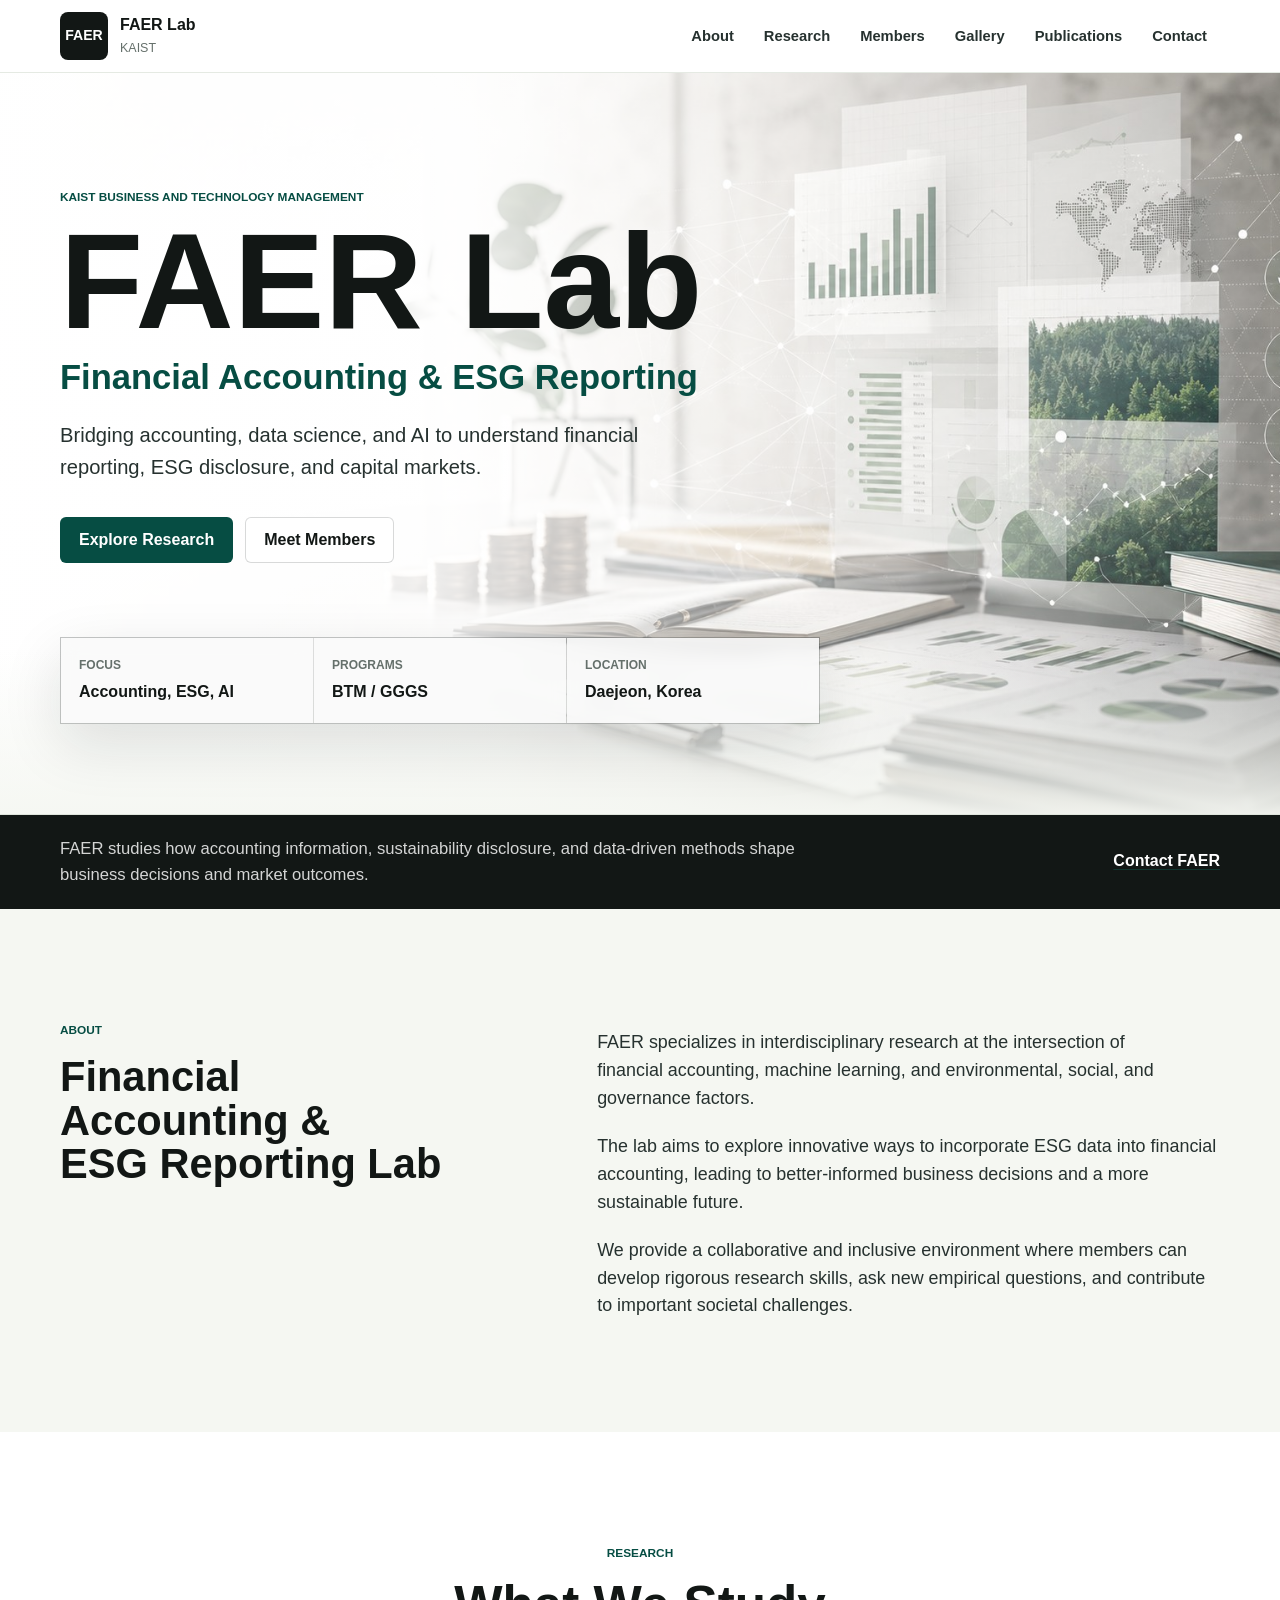
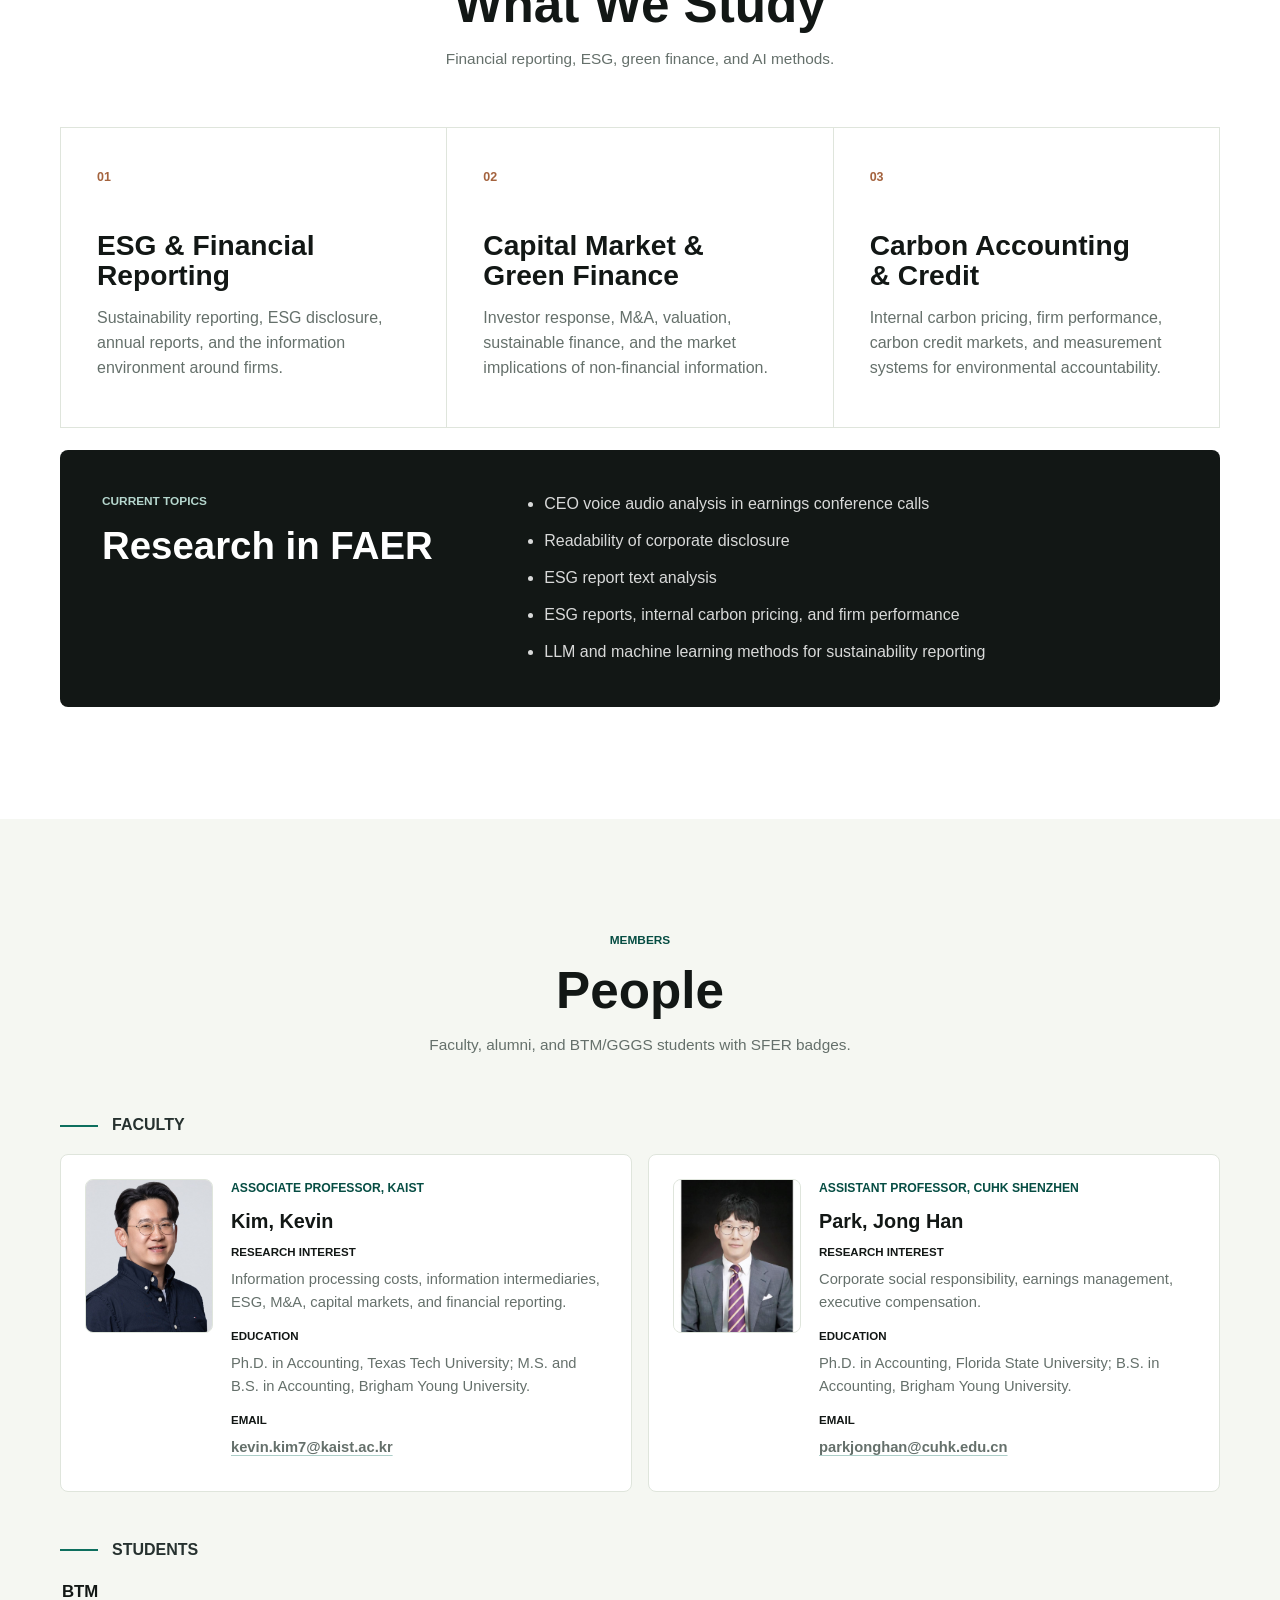
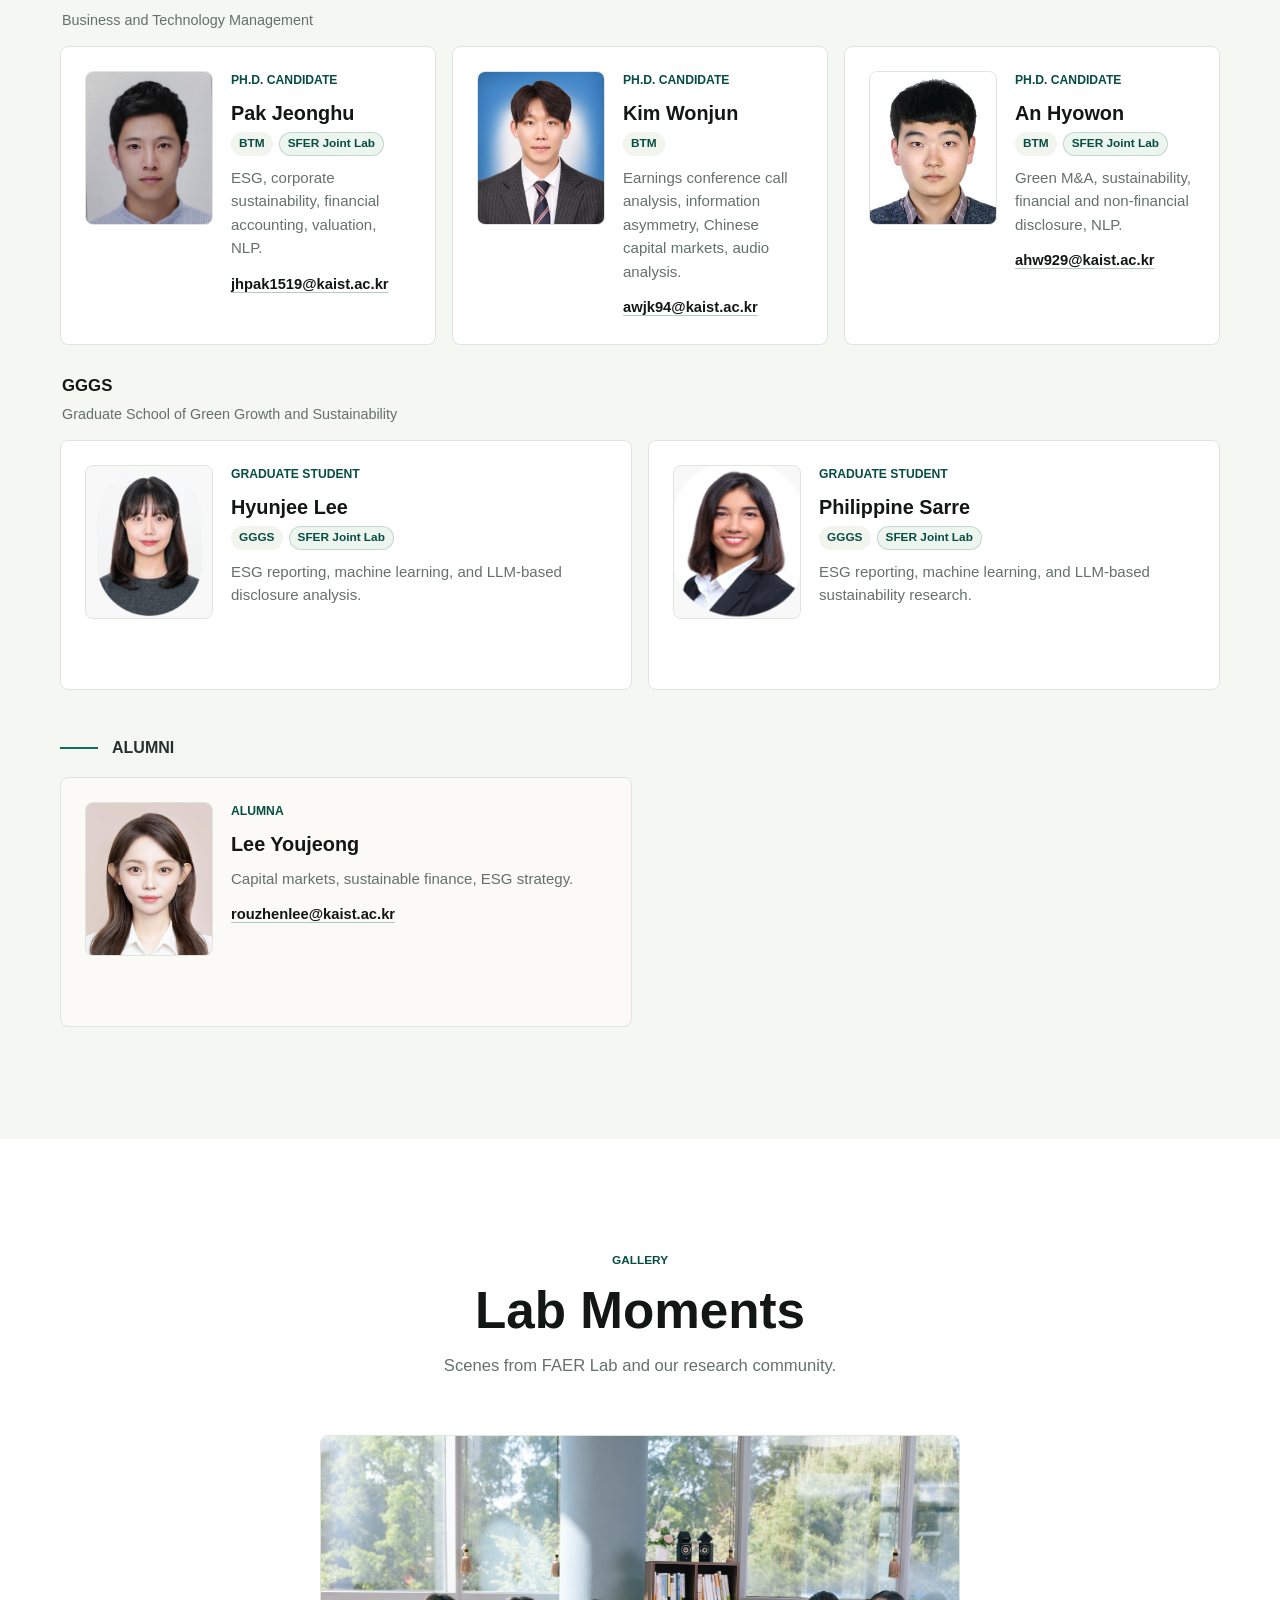
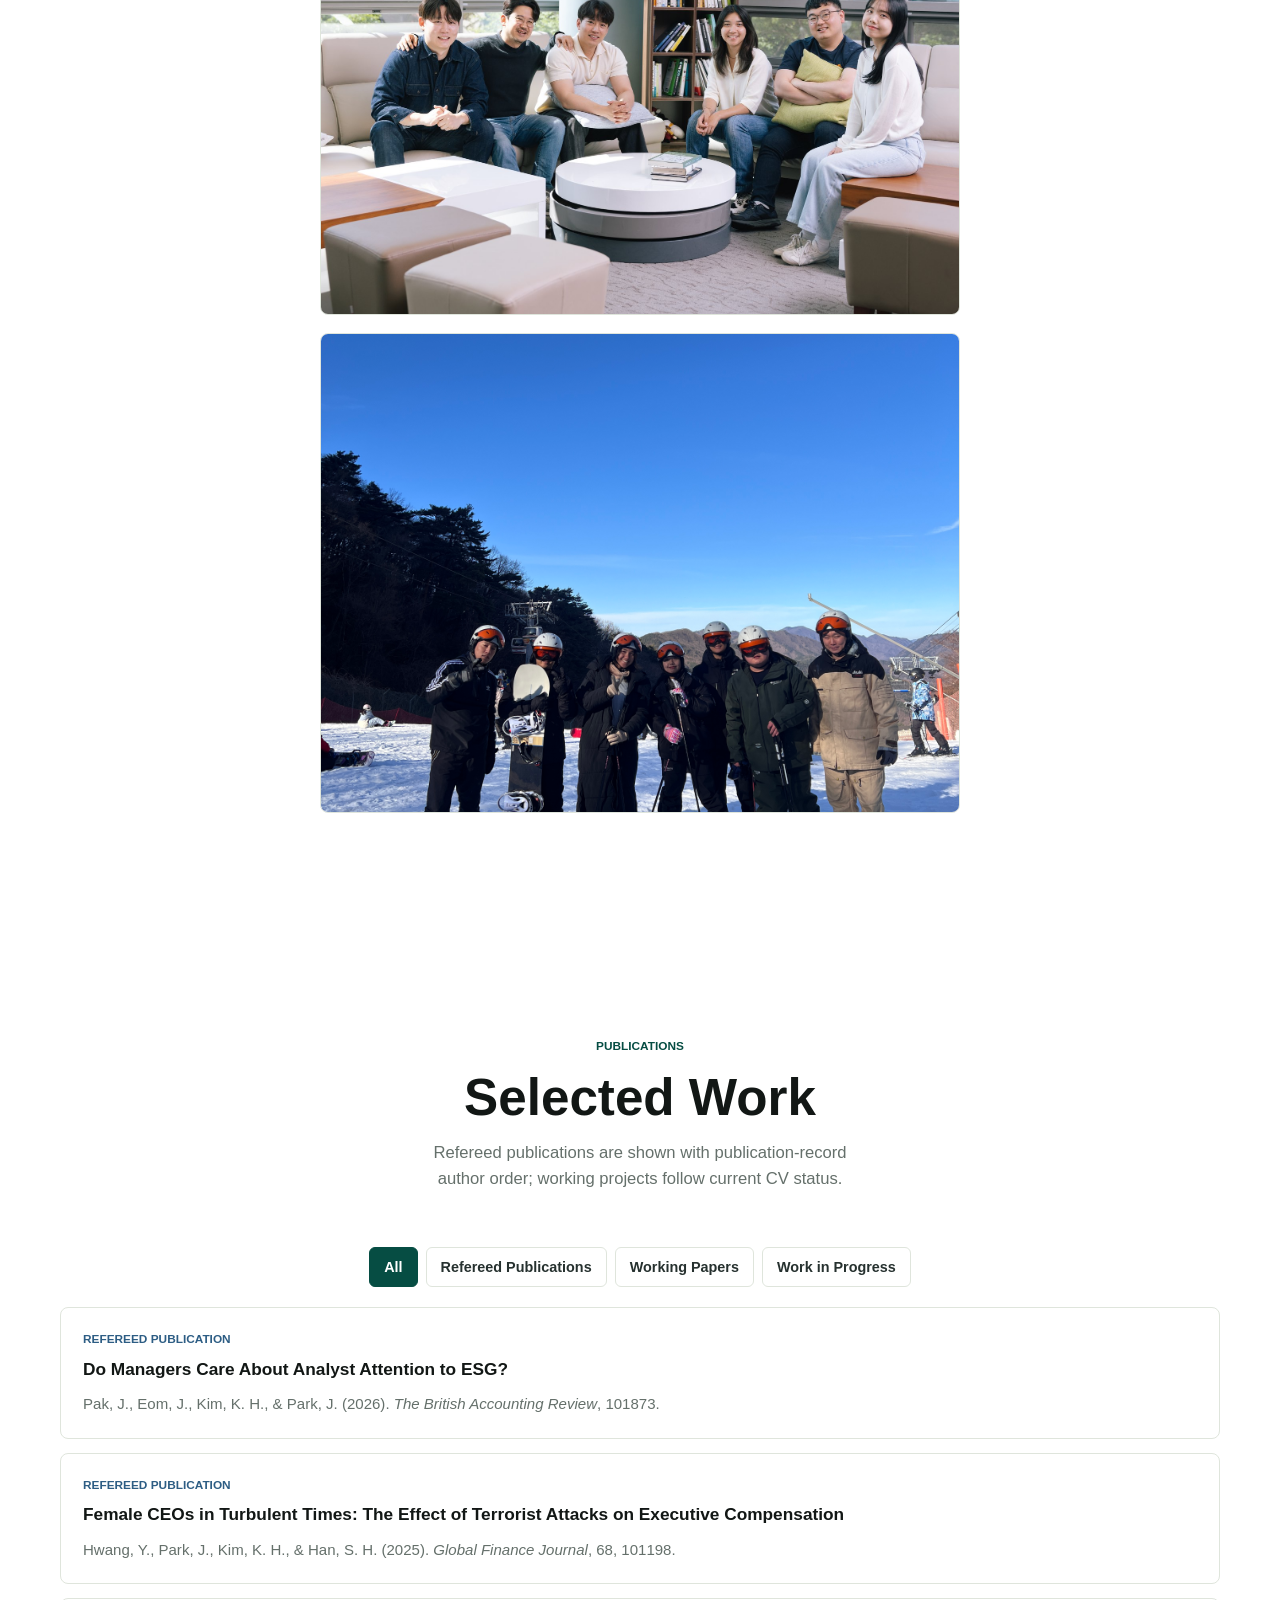
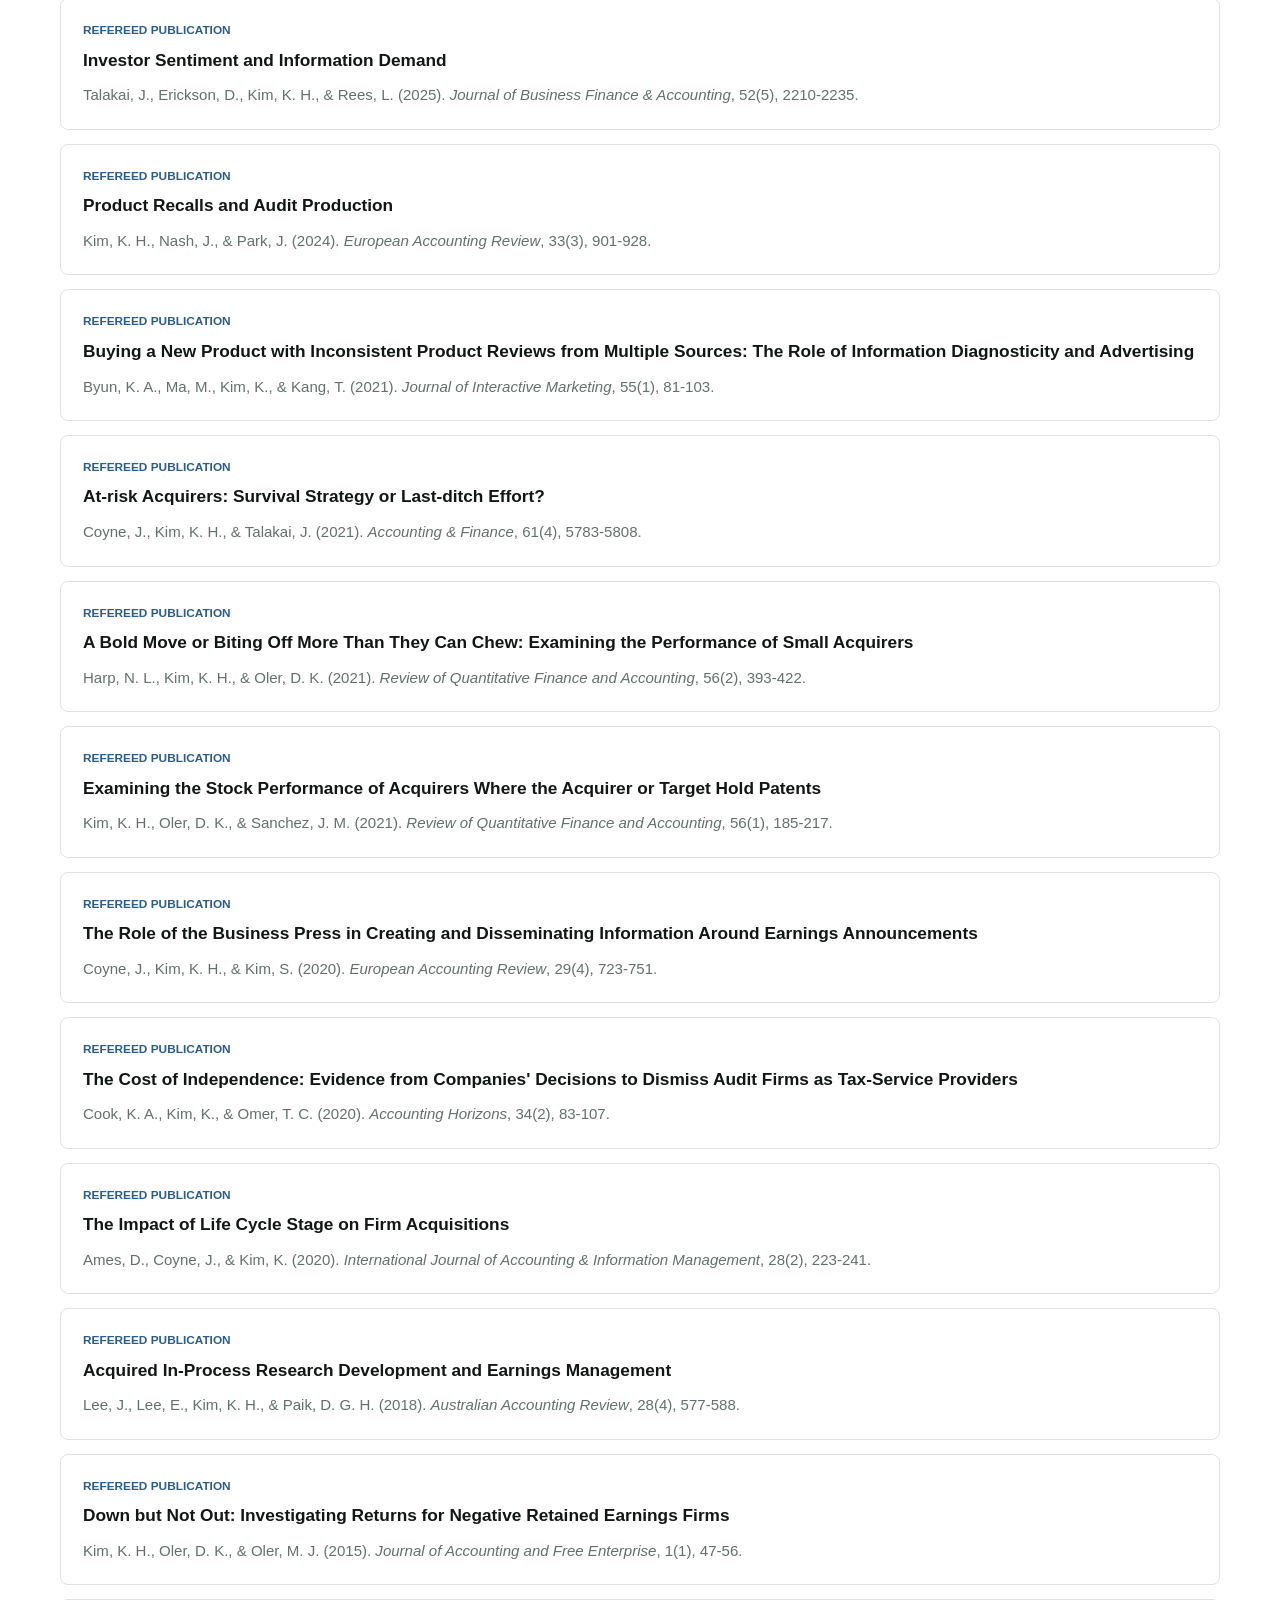
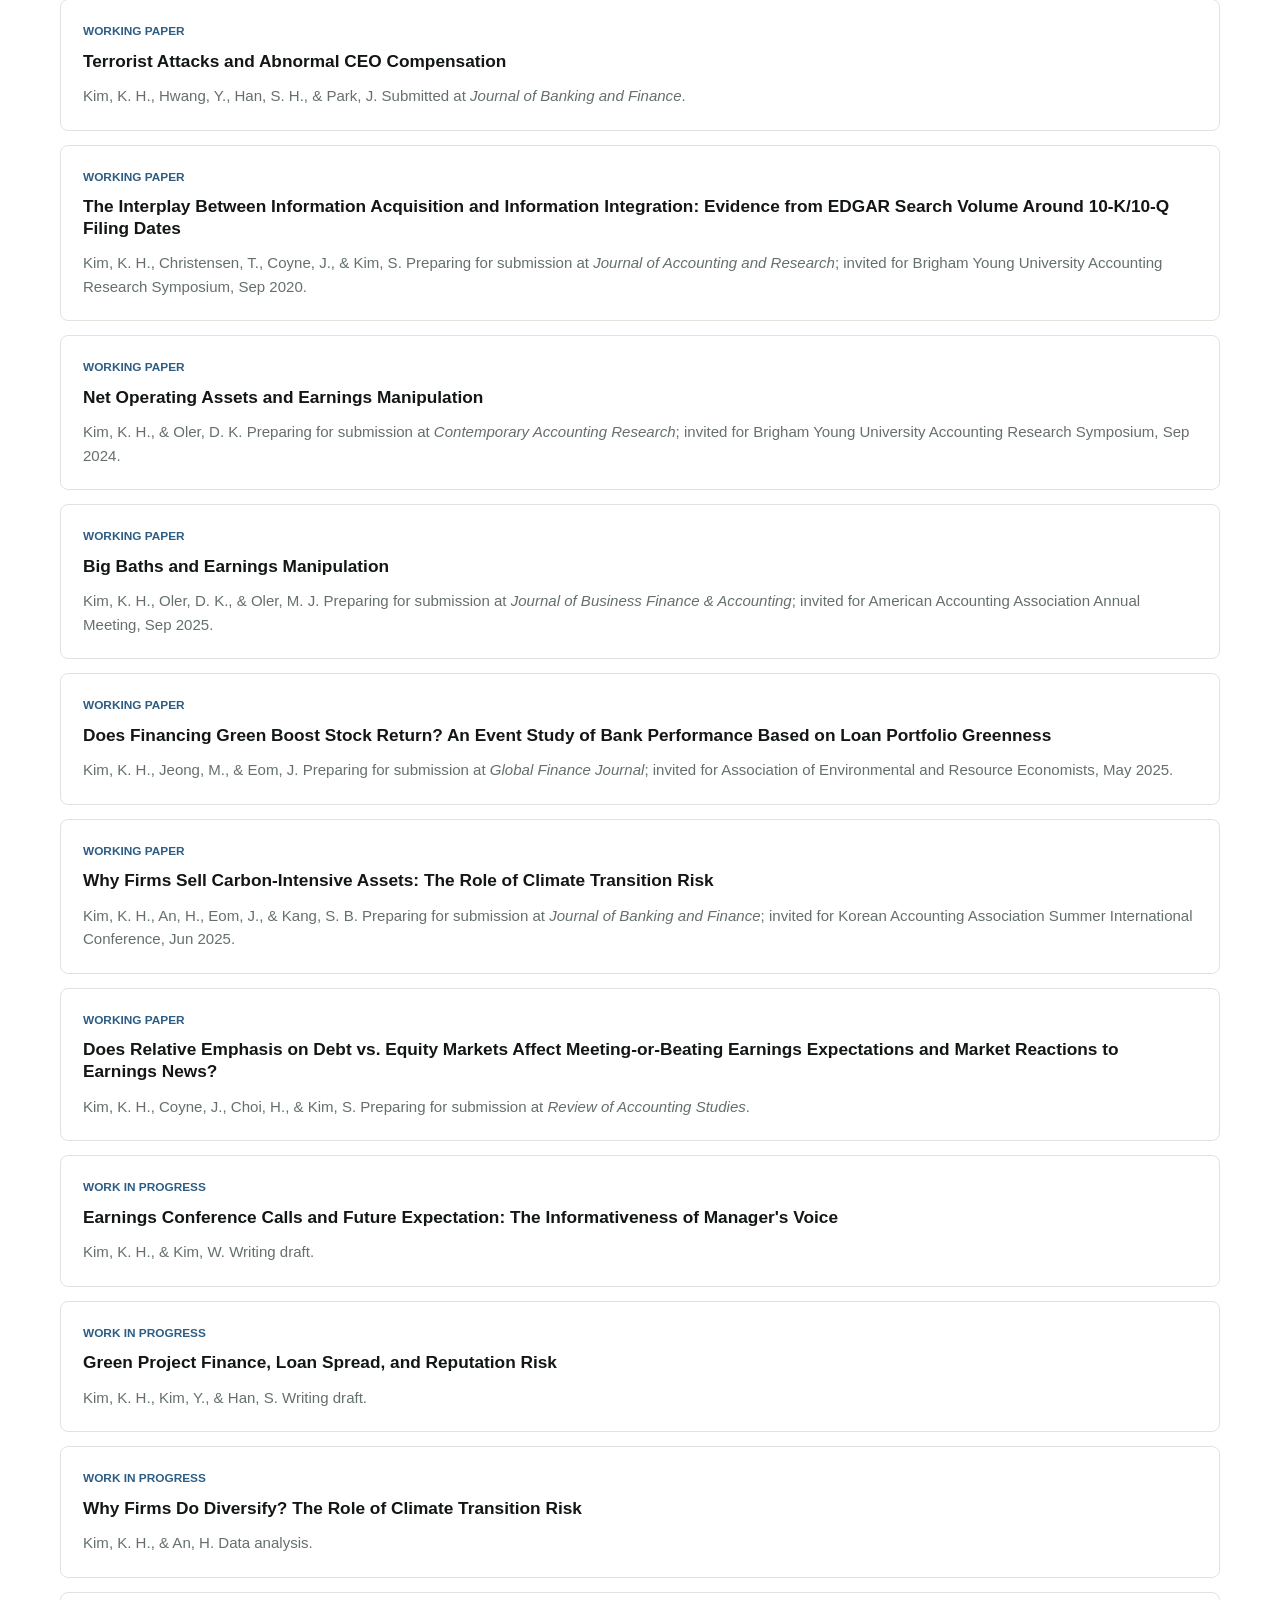
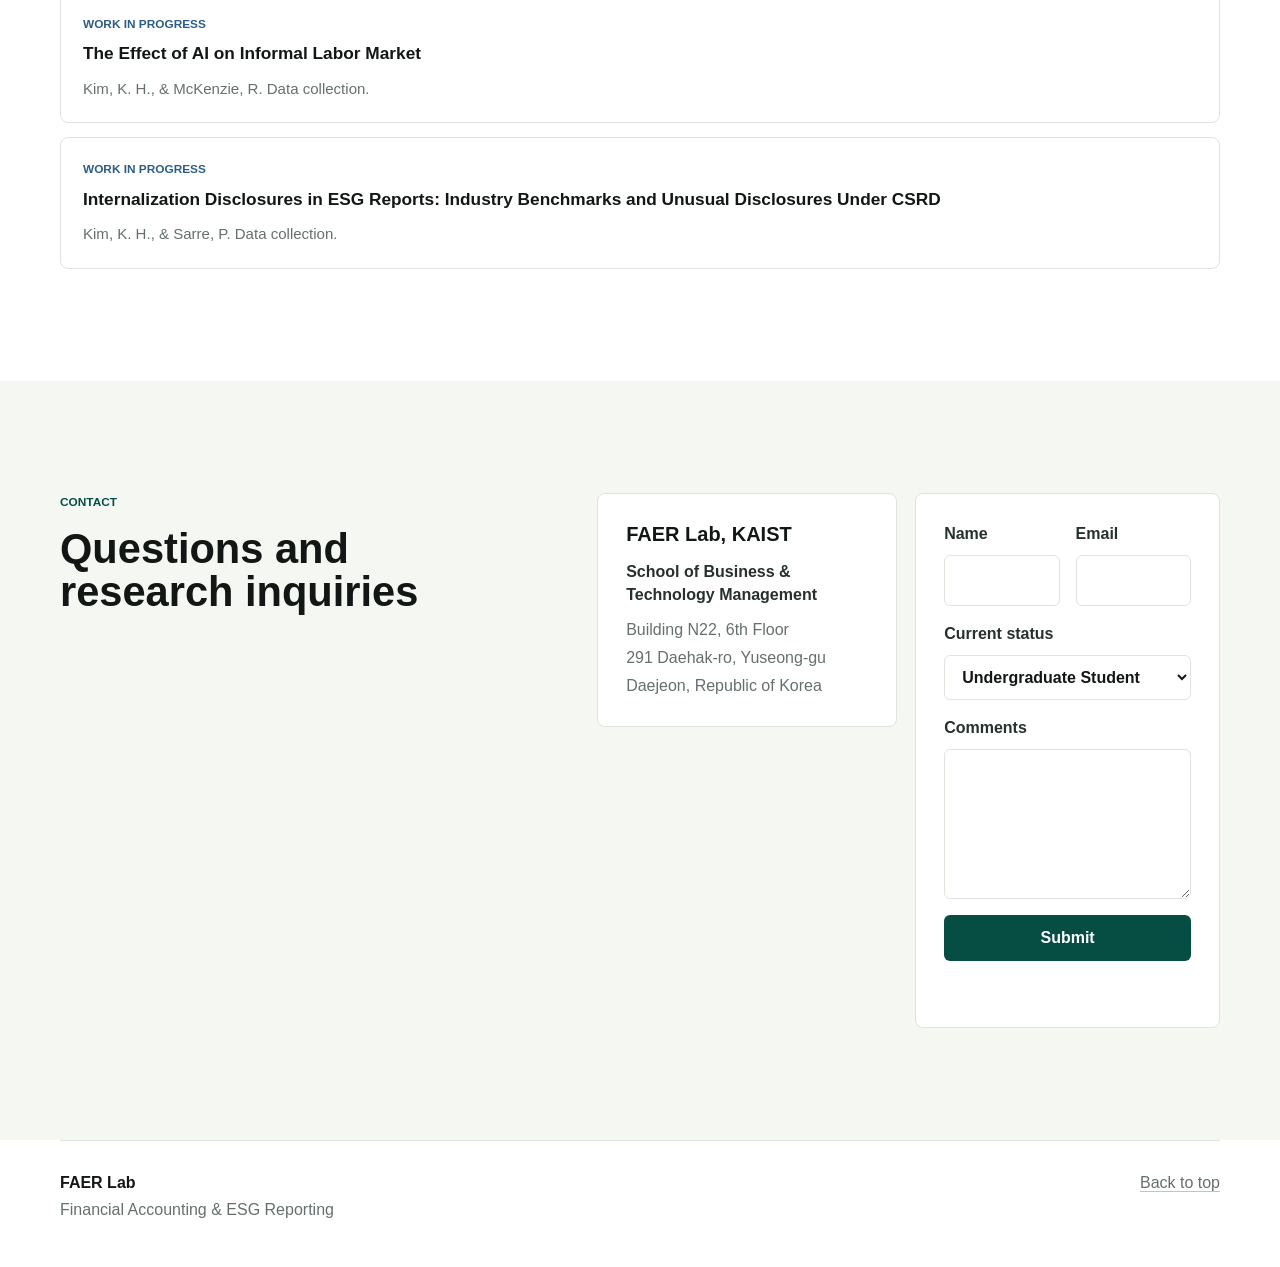
<file: index.html>
<!doctype html>
<html lang="en">
  <head>
    <meta charset="utf-8" />
    <meta name="viewport" content="width=device-width, initial-scale=1" />
    <title>FAER Lab | KAIST</title>
    <meta
      name="description"
      content="FAER Lab at KAIST studies financial accounting, ESG reporting, capital markets, and AI-enabled empirical research."
    />
    <meta property="og:title" content="FAER Lab | KAIST" />
    <meta
      property="og:description"
      content="Financial Accounting and ESG Reporting Lab at KAIST."
    />
    <meta property="og:type" content="website" />
    <link rel="canonical" href="https://faer-kaist.github.io/" />
    <link rel="stylesheet" href="styles.css?v=20260615-publications" />
  </head>
  <body>
    <a class="skip-link" href="#main">Skip to content</a>

    <header class="site-header" data-elevate>
      <nav class="nav-shell" aria-label="Primary navigation">
        <a class="brand" href="#home" aria-label="FAER Lab home">
          <span class="brand-mark">FAER</span>
          <span class="brand-text">
            <strong>FAER Lab</strong>
            <span>KAIST</span>
          </span>
        </a>

        <button class="nav-toggle" type="button" aria-label="Toggle navigation" aria-expanded="false">
          <span></span>
          <span></span>
          <span></span>
        </button>

        <div class="nav-links" data-nav-links>
          <a href="#about">About</a>
          <a href="#research">Research</a>
          <a href="#members">Members</a>
          <a href="#gallery">Gallery</a>
          <a href="#publications">Publications</a>
          <a href="#contact">Contact</a>
        </div>
      </nav>
    </header>

    <main id="main">
      <section class="hero" id="home" aria-label="FAER Lab introduction">
        <div class="hero-shade"></div>
        <div class="hero-inner">
          <p class="eyebrow">KAIST Business and Technology Management</p>
          <h1>FAER Lab</h1>
          <p class="hero-subtitle">Financial Accounting &amp; ESG Reporting</p>
          <p class="hero-lede">
            Bridging accounting, data science, and AI to understand financial reporting,
            ESG disclosure, and capital markets.
          </p>
          <div class="hero-actions" aria-label="Primary actions">
            <a class="button button-primary" href="#research">Explore Research</a>
            <a class="button button-secondary" href="#members">Meet Members</a>
          </div>
          <dl class="hero-meta" aria-label="FAER Lab summary">
            <div>
              <dt>Focus</dt>
              <dd>Accounting, ESG, AI</dd>
            </div>
            <div>
              <dt>Programs</dt>
              <dd>BTM / GGGS</dd>
            </div>
            <div>
              <dt>Location</dt>
              <dd>Daejeon, Korea</dd>
            </div>
          </dl>
        </div>
      </section>

      <section class="intro-band" aria-label="Lab contact summary">
        <div class="intro-band-inner">
          <p>
            FAER studies how accounting information, sustainability disclosure, and
            data-driven methods shape business decisions and market outcomes.
          </p>
          <a href="#contact">Contact FAER</a>
        </div>
      </section>

      <section class="section section-light" id="about">
        <div class="section-grid">
          <div class="section-kicker">
            <p class="eyebrow">About</p>
            <h2 class="lab-name-heading">
              <span>Financial Accounting &amp;</span>
              <span>ESG Reporting Lab</span>
            </h2>
          </div>
          <div class="section-body">
            <p>
              FAER specializes in interdisciplinary research at the intersection of
              financial accounting, machine learning, and environmental, social, and
              governance factors.
            </p>
            <p>
              The lab aims to explore innovative ways to incorporate ESG data into
              financial accounting, leading to better-informed business decisions and a
              more sustainable future.
            </p>
            <p>
              We provide a collaborative and inclusive environment where members can
              develop rigorous research skills, ask new empirical questions, and
              contribute to important societal challenges.
            </p>
          </div>
        </div>
      </section>

      <section class="section" id="research">
        <div class="section-heading">
          <p class="eyebrow">Research</p>
          <h2>What We Study</h2>
          <p class="single-line-copy">Financial reporting, ESG, green finance, and AI methods.</p>
        </div>

        <div class="research-fields">
          <article class="research-field">
            <span>01</span>
            <h3>ESG &amp; Financial Reporting</h3>
            <p>
              Sustainability reporting, ESG disclosure, annual reports, and the
              information environment around firms.
            </p>
          </article>
          <article class="research-field">
            <span>02</span>
            <h3>Capital Market &amp; Green Finance</h3>
            <p>
              Investor response, M&amp;A, valuation, sustainable finance, and the market
              implications of non-financial information.
            </p>
          </article>
          <article class="research-field">
            <span>03</span>
            <h3>Carbon Accounting &amp; Credit</h3>
            <p>
              Internal carbon pricing, firm performance, carbon credit markets, and
              measurement systems for environmental accountability.
            </p>
          </article>
        </div>

        <div class="topic-panel">
          <div>
            <p class="eyebrow">Current Topics</p>
            <h3>Research in FAER</h3>
          </div>
          <ul>
            <li>CEO voice audio analysis in earnings conference calls</li>
            <li>Readability of corporate disclosure</li>
            <li>ESG report text analysis</li>
            <li>ESG reports, internal carbon pricing, and firm performance</li>
            <li>LLM and machine learning methods for sustainability reporting</li>
          </ul>
        </div>
      </section>

      <section class="section section-light" id="members">
        <div class="section-heading">
          <p class="eyebrow">Members</p>
          <h2>People</h2>
          <p class="single-line-copy">Faculty, alumni, and BTM/GGGS students with SFER badges.</p>
        </div>

        <div class="member-section">
          <div class="member-group-heading">
            <span></span>
            <h3>Faculty</h3>
          </div>
          <div class="people-grid faculty-grid">
            <article class="person-card feature-person">
              <img class="person-photo" src="assets/members/kevin-kim.jpg" alt="Kim, Kevin" />
              <div class="person-body">
                <p class="role">Associate Professor, KAIST</p>
                <h4>Kim, Kevin</h4>
                <dl>
                  <dt>Research Interest</dt>
                  <dd>Information processing costs, information intermediaries, ESG, M&amp;A, capital markets, and financial reporting.</dd>
                  <dt>Education</dt>
                  <dd>Ph.D. in Accounting, Texas Tech University; M.S. and B.S. in Accounting, Brigham Young University.</dd>
                  <dt>Email</dt>
                  <dd><a href="mailto:kevin.kim7@kaist.ac.kr">kevin.kim7@kaist.ac.kr</a></dd>
                </dl>
              </div>
            </article>

            <article class="person-card feature-person">
              <img class="person-photo" src="assets/members/jonghan-park.jpg" alt="Park, Jong Han" />
              <div class="person-body">
                <p class="role">Assistant Professor, CUHK Shenzhen</p>
                <h4>Park, Jong Han</h4>
                <dl>
                  <dt>Research Interest</dt>
                  <dd>Corporate social responsibility, earnings management, executive compensation.</dd>
                  <dt>Education</dt>
                  <dd>Ph.D. in Accounting, Florida State University; B.S. in Accounting, Brigham Young University.</dd>
                  <dt>Email</dt>
                  <dd><a href="mailto:parkjonghan@cuhk.edu.cn">parkjonghan@cuhk.edu.cn</a></dd>
                </dl>
              </div>
            </article>
          </div>
        </div>

        <div class="member-section">
          <div class="member-group-heading">
            <span></span>
            <h3>Students</h3>
          </div>
          <div class="student-groups">
            <div class="student-group">
              <div class="student-group-title">
                <div>
                  <p>BTM</p>
                  <span>Business and Technology Management</span>
                </div>
              </div>
              <div class="people-grid">
                <article class="person-card">
                  <img class="person-photo" src="assets/members/jeonghu-pak.jpg" alt="Pak Jeonghu" />
                  <div class="person-body">
                    <p class="role">Ph.D. Candidate</p>
                    <h4>Pak Jeonghu</h4>
                    <div class="person-tags" aria-label="Affiliations">
                      <span class="program-label">BTM</span>
                      <span class="lab-label">SFER Joint Lab</span>
                    </div>
                    <p>ESG, corporate sustainability, financial accounting, valuation, NLP.</p>
                    <a href="mailto:jhpak1519@kaist.ac.kr">jhpak1519@kaist.ac.kr</a>
                  </div>
                </article>

                <article class="person-card">
                  <img class="person-photo" src="assets/members/wonjun-kim.jpg" alt="Kim Wonjun" />
                  <div class="person-body">
                    <p class="role">Ph.D. Candidate</p>
                    <h4>Kim Wonjun</h4>
                    <div class="person-tags" aria-label="Affiliations">
                      <span class="program-label">BTM</span>
                    </div>
                    <p>Earnings conference call analysis, information asymmetry, Chinese capital markets, audio analysis.</p>
                    <a href="mailto:awjk94@kaist.ac.kr">awjk94@kaist.ac.kr</a>
                  </div>
                </article>

                <article class="person-card">
                  <img class="person-photo" src="assets/members/hyowon-an.jpg" alt="An Hyowon" />
                  <div class="person-body">
                    <p class="role">Ph.D. Candidate</p>
                    <h4>An Hyowon</h4>
                    <div class="person-tags" aria-label="Affiliations">
                      <span class="program-label">BTM</span>
                      <span class="lab-label">SFER Joint Lab</span>
                    </div>
                    <p>Green M&amp;A, sustainability, financial and non-financial disclosure, NLP.</p>
                    <a href="mailto:ahw929@kaist.ac.kr">ahw929@kaist.ac.kr</a>
                  </div>
                </article>
              </div>
            </div>

            <div class="student-group">
              <div class="student-group-title">
                <div>
                  <p>GGGS</p>
                  <span>Graduate School of Green Growth and Sustainability</span>
                </div>
              </div>
              <div class="people-grid gg-grid">
                <article class="person-card">
                  <img class="person-photo" src="assets/members/hyunjee-lee.png" alt="Hyunjee Lee" />
                  <div class="person-body">
                    <p class="role">Graduate Student</p>
                    <h4>Hyunjee Lee</h4>
                    <div class="person-tags" aria-label="Affiliations">
                      <span class="program-label">GGGS</span>
                      <span class="lab-label">SFER Joint Lab</span>
                    </div>
                    <p>ESG reporting, machine learning, and LLM-based disclosure analysis.</p>
                  </div>
                </article>

                <article class="person-card">
                  <img class="person-photo" src="assets/members/philippine-sarre.png" alt="Philippine Sarre" />
                  <div class="person-body">
                    <p class="role">Graduate Student</p>
                    <h4>Philippine Sarre</h4>
                    <div class="person-tags" aria-label="Affiliations">
                      <span class="program-label">GGGS</span>
                      <span class="lab-label">SFER Joint Lab</span>
                    </div>
                    <p>ESG reporting, machine learning, and LLM-based sustainability research.</p>
                  </div>
                </article>
              </div>
            </div>
          </div>
        </div>

        <div class="member-section">
          <div class="member-group-heading">
            <span></span>
            <h3>Alumni</h3>
          </div>
          <div class="people-grid alumni-grid">
            <article class="person-card alumni-card">
              <img class="person-photo" src="assets/members/youjeong-lee.jpg" alt="Lee Youjeong" />
              <div class="person-body">
                <p class="role">Alumna</p>
                <h4>Lee Youjeong</h4>
                <p>Capital markets, sustainable finance, ESG strategy.</p>
                <a href="mailto:rouzhenlee@kaist.ac.kr">rouzhenlee@kaist.ac.kr</a>
              </div>
            </article>
          </div>
        </div>
      </section>

      <section class="section" id="gallery">
        <div class="section-heading">
          <p class="eyebrow">Gallery</p>
          <h2>Lab Moments</h2>
          <p>Scenes from FAER Lab and our research community.</p>
        </div>

        <div class="gallery-grid">
          <figure class="gallery-item gallery-feature">
            <button
              class="gallery-trigger"
              type="button"
              data-full="assets/gallery/faer-lab-gallery-01.jpg"
              data-alt="FAER Lab members seated together in a sunlit lounge"
              aria-label="Open gallery image"
            >
              <img src="assets/gallery/faer-lab-gallery-01.jpg" alt="FAER Lab members seated together in a sunlit lounge" loading="lazy" />
            </button>
          </figure>
          <figure class="gallery-item gallery-feature">
            <button
              class="gallery-trigger"
              type="button"
              data-full="assets/gallery/faer-lab-gallery-03.jpg"
              data-alt="FAER Lab members on a winter ski trip"
              aria-label="Open gallery image"
            >
              <img src="assets/gallery/faer-lab-gallery-03.jpg" alt="FAER Lab members on a winter ski trip" loading="lazy" />
            </button>
          </figure>
        </div>
      </section>

      <section class="section" id="publications">
        <div class="section-heading">
          <p class="eyebrow">Publications</p>
          <h2>Selected Work</h2>
          <p>Refereed publications are shown with publication-record author order; working projects follow current CV status.</p>
        </div>

        <div class="publication-controls" aria-label="Publication filters">
          <button class="filter-button active" type="button" data-filter="all">All</button>
          <button class="filter-button" type="button" data-filter="journal">Refereed Publications</button>
          <button class="filter-button" type="button" data-filter="working">Working Papers</button>
          <button class="filter-button" type="button" data-filter="progress">Work in Progress</button>
        </div>

        <div class="publication-list">
          <article class="publication-item" data-type="journal">
            <p class="pub-type">Refereed Publication</p>
            <h3>Do Managers Care About Analyst Attention to ESG?</h3>
            <p>Pak, J., Eom, J., Kim, K. H., &amp; Park, J. (2026). <em>The British Accounting Review</em>, 101873.</p>
          </article>
          <article class="publication-item" data-type="journal">
            <p class="pub-type">Refereed Publication</p>
            <h3>Female CEOs in Turbulent Times: The Effect of Terrorist Attacks on Executive Compensation</h3>
            <p>Hwang, Y., Park, J., Kim, K. H., &amp; Han, S. H. (2025). <em>Global Finance Journal</em>, 68, 101198.</p>
          </article>
          <article class="publication-item" data-type="journal">
            <p class="pub-type">Refereed Publication</p>
            <h3>Investor Sentiment and Information Demand</h3>
            <p>Talakai, J., Erickson, D., Kim, K. H., &amp; Rees, L. (2025). <em>Journal of Business Finance &amp; Accounting</em>, 52(5), 2210-2235.</p>
          </article>
          <article class="publication-item" data-type="journal">
            <p class="pub-type">Refereed Publication</p>
            <h3>Product Recalls and Audit Production</h3>
            <p>Kim, K. H., Nash, J., &amp; Park, J. (2024). <em>European Accounting Review</em>, 33(3), 901-928.</p>
          </article>
          <article class="publication-item" data-type="journal">
            <p class="pub-type">Refereed Publication</p>
            <h3>Buying a New Product with Inconsistent Product Reviews from Multiple Sources: The Role of Information Diagnosticity and Advertising</h3>
            <p>Byun, K. A., Ma, M., Kim, K., &amp; Kang, T. (2021). <em>Journal of Interactive Marketing</em>, 55(1), 81-103.</p>
          </article>
          <article class="publication-item" data-type="journal">
            <p class="pub-type">Refereed Publication</p>
            <h3>At-risk Acquirers: Survival Strategy or Last-ditch Effort?</h3>
            <p>Coyne, J., Kim, K. H., &amp; Talakai, J. (2021). <em>Accounting &amp; Finance</em>, 61(4), 5783-5808.</p>
          </article>
          <article class="publication-item" data-type="journal">
            <p class="pub-type">Refereed Publication</p>
            <h3>A Bold Move or Biting Off More Than They Can Chew: Examining the Performance of Small Acquirers</h3>
            <p>Harp, N. L., Kim, K. H., &amp; Oler, D. K. (2021). <em>Review of Quantitative Finance and Accounting</em>, 56(2), 393-422.</p>
          </article>
          <article class="publication-item" data-type="journal">
            <p class="pub-type">Refereed Publication</p>
            <h3>Examining the Stock Performance of Acquirers Where the Acquirer or Target Hold Patents</h3>
            <p>Kim, K. H., Oler, D. K., &amp; Sanchez, J. M. (2021). <em>Review of Quantitative Finance and Accounting</em>, 56(1), 185-217.</p>
          </article>
          <article class="publication-item" data-type="journal">
            <p class="pub-type">Refereed Publication</p>
            <h3>The Role of the Business Press in Creating and Disseminating Information Around Earnings Announcements</h3>
            <p>Coyne, J., Kim, K. H., &amp; Kim, S. (2020). <em>European Accounting Review</em>, 29(4), 723-751.</p>
          </article>
          <article class="publication-item" data-type="journal">
            <p class="pub-type">Refereed Publication</p>
            <h3>The Cost of Independence: Evidence from Companies' Decisions to Dismiss Audit Firms as Tax-Service Providers</h3>
            <p>Cook, K. A., Kim, K., &amp; Omer, T. C. (2020). <em>Accounting Horizons</em>, 34(2), 83-107.</p>
          </article>
          <article class="publication-item" data-type="journal">
            <p class="pub-type">Refereed Publication</p>
            <h3>The Impact of Life Cycle Stage on Firm Acquisitions</h3>
            <p>Ames, D., Coyne, J., &amp; Kim, K. (2020). <em>International Journal of Accounting &amp; Information Management</em>, 28(2), 223-241.</p>
          </article>
          <article class="publication-item" data-type="journal">
            <p class="pub-type">Refereed Publication</p>
            <h3>Acquired In-Process Research Development and Earnings Management</h3>
            <p>Lee, J., Lee, E., Kim, K. H., &amp; Paik, D. G. H. (2018). <em>Australian Accounting Review</em>, 28(4), 577-588.</p>
          </article>
          <article class="publication-item" data-type="journal">
            <p class="pub-type">Refereed Publication</p>
            <h3>Down but Not Out: Investigating Returns for Negative Retained Earnings Firms</h3>
            <p>Kim, K. H., Oler, D. K., &amp; Oler, M. J. (2015). <em>Journal of Accounting and Free Enterprise</em>, 1(1), 47-56.</p>
          </article>
          <article class="publication-item" data-type="working">
            <p class="pub-type">Working Paper</p>
            <h3>Terrorist Attacks and Abnormal CEO Compensation</h3>
            <p>Kim, K. H., Hwang, Y., Han, S. H., &amp; Park, J. Submitted at <em>Journal of Banking and Finance</em>.</p>
          </article>
          <article class="publication-item" data-type="working">
            <p class="pub-type">Working Paper</p>
            <h3>The Interplay Between Information Acquisition and Information Integration: Evidence from EDGAR Search Volume Around 10-K/10-Q Filing Dates</h3>
            <p>Kim, K. H., Christensen, T., Coyne, J., &amp; Kim, S. Preparing for submission at <em>Journal of Accounting and Research</em>; invited for Brigham Young University Accounting Research Symposium, Sep 2020.</p>
          </article>
          <article class="publication-item" data-type="working">
            <p class="pub-type">Working Paper</p>
            <h3>Net Operating Assets and Earnings Manipulation</h3>
            <p>Kim, K. H., &amp; Oler, D. K. Preparing for submission at <em>Contemporary Accounting Research</em>; invited for Brigham Young University Accounting Research Symposium, Sep 2024.</p>
          </article>
          <article class="publication-item" data-type="working">
            <p class="pub-type">Working Paper</p>
            <h3>Big Baths and Earnings Manipulation</h3>
            <p>Kim, K. H., Oler, D. K., &amp; Oler, M. J. Preparing for submission at <em>Journal of Business Finance &amp; Accounting</em>; invited for American Accounting Association Annual Meeting, Sep 2025.</p>
          </article>
          <article class="publication-item" data-type="working">
            <p class="pub-type">Working Paper</p>
            <h3>Does Financing Green Boost Stock Return? An Event Study of Bank Performance Based on Loan Portfolio Greenness</h3>
            <p>Kim, K. H., Jeong, M., &amp; Eom, J. Preparing for submission at <em>Global Finance Journal</em>; invited for Association of Environmental and Resource Economists, May 2025.</p>
          </article>
          <article class="publication-item" data-type="working">
            <p class="pub-type">Working Paper</p>
            <h3>Why Firms Sell Carbon-Intensive Assets: The Role of Climate Transition Risk</h3>
            <p>Kim, K. H., An, H., Eom, J., &amp; Kang, S. B. Preparing for submission at <em>Journal of Banking and Finance</em>; invited for Korean Accounting Association Summer International Conference, Jun 2025.</p>
          </article>
          <article class="publication-item" data-type="working">
            <p class="pub-type">Working Paper</p>
            <h3>Does Relative Emphasis on Debt vs. Equity Markets Affect Meeting-or-Beating Earnings Expectations and Market Reactions to Earnings News?</h3>
            <p>Kim, K. H., Coyne, J., Choi, H., &amp; Kim, S. Preparing for submission at <em>Review of Accounting Studies</em>.</p>
          </article>
          <article class="publication-item" data-type="progress">
            <p class="pub-type">Work in Progress</p>
            <h3>Earnings Conference Calls and Future Expectation: The Informativeness of Manager's Voice</h3>
            <p>Kim, K. H., &amp; Kim, W. Writing draft.</p>
          </article>
          <article class="publication-item" data-type="progress">
            <p class="pub-type">Work in Progress</p>
            <h3>Green Project Finance, Loan Spread, and Reputation Risk</h3>
            <p>Kim, K. H., Kim, Y., &amp; Han, S. Writing draft.</p>
          </article>
          <article class="publication-item" data-type="progress">
            <p class="pub-type">Work in Progress</p>
            <h3>Why Firms Do Diversify? The Role of Climate Transition Risk</h3>
            <p>Kim, K. H., &amp; An, H. Data analysis.</p>
          </article>
          <article class="publication-item" data-type="progress">
            <p class="pub-type">Work in Progress</p>
            <h3>The Effect of AI on Informal Labor Market</h3>
            <p>Kim, K. H., &amp; McKenzie, R. Data collection.</p>
          </article>
          <article class="publication-item" data-type="progress">
            <p class="pub-type">Work in Progress</p>
            <h3>Internalization Disclosures in ESG Reports: Industry Benchmarks and Unusual Disclosures Under CSRD</h3>
            <p>Kim, K. H., &amp; Sarre, P. Data collection.</p>
          </article>
        </div>
      </section>

      <section class="section contact-section" id="contact">
        <div class="section-grid">
          <div class="section-kicker">
            <p class="eyebrow">Contact</p>
            <h2>Questions and research inquiries</h2>
          </div>

          <div class="contact-layout">
            <address class="contact-details">
              <strong>FAER Lab, KAIST</strong>
              <p>School of Business &amp; Technology Management</p>
              <div>
                <span>Building N22, 6th Floor</span>
                <span>291 Daehak-ro, Yuseong-gu</span>
                <span>Daejeon, Republic of Korea</span>
              </div>
            </address>

            <form class="contact-form" data-contact-form>
              <label>
                Name
                <input name="name" type="text" autocomplete="name" required />
              </label>

              <label>
                Email
                <input name="email" type="email" autocomplete="email" required />
              </label>

              <label>
                Current status
                <select name="status">
                  <option>Undergraduate Student</option>
                  <option>Graduate Student</option>
                  <option>Employed</option>
                  <option>Other</option>
                </select>
              </label>

              <label>
                Comments
                <textarea name="comments" rows="5" required></textarea>
              </label>

              <button class="button button-primary" type="submit">Submit</button>
              <p class="form-status" role="status" aria-live="polite" data-form-status></p>
            </form>
          </div>
        </div>
      </section>
    </main>

    <div class="lightbox" data-lightbox hidden>
      <button class="lightbox-backdrop" type="button" data-lightbox-close aria-label="Close gallery image"></button>
      <div class="lightbox-panel" role="dialog" aria-modal="true" aria-label="Gallery image preview">
        <button class="lightbox-close" type="button" data-lightbox-close aria-label="Close gallery image">Close</button>
        <img src="assets/gallery/faer-lab-gallery-01.jpg" alt="Gallery image preview" data-lightbox-image />
      </div>
    </div>

    <footer class="site-footer">
      <div>
        <strong>FAER Lab</strong>
        <span>Financial Accounting &amp; ESG Reporting</span>
      </div>
      <a href="#home">Back to top</a>
    </footer>

    <script src="script.js"></script>
  </body>
</html>
</file>
<file: styles.css>
:root {
  --ink: #121715;
  --charcoal: #26312f;
  --muted: #65706b;
  --paper: #ffffff;
  --wash: #f5f7f2;
  --line: #dfe5dc;
  --green: #0d6f5e;
  --green-dark: #064d43;
  --blue: #2d5d84;
  --rust: #a4633e;
  --gold: #c79b48;
  --shadow: 0 20px 60px rgba(18, 23, 21, 0.12);
  --max: 1160px;
  --person-photo-width: 128px;
  --person-photo-height: 154px;
  --person-photo-mobile-width: 96px;
  --person-photo-mobile-height: 116px;
}

* {
  box-sizing: border-box;
}

html {
  scroll-behavior: smooth;
  overflow-x: hidden;
}

body {
  margin: 0;
  color: var(--ink);
  background: var(--paper);
  font-family: Inter, "Noto Sans KR", "Segoe UI", Arial, sans-serif;
  line-height: 1.56;
  letter-spacing: 0;
  overflow-x: hidden;
}

body.nav-open {
  overflow: hidden;
}

a {
  color: inherit;
  text-decoration-color: rgba(13, 111, 94, 0.34);
  text-underline-offset: 0.2em;
}

a:hover {
  color: var(--green-dark);
}

button,
input,
select,
textarea {
  font: inherit;
}

.skip-link {
  position: fixed;
  top: 12px;
  left: 12px;
  z-index: 30;
  transform: translateY(-150%);
  padding: 10px 14px;
  border-radius: 6px;
  background: var(--ink);
  color: white;
}

.skip-link:focus {
  transform: translateY(0);
}

.site-header {
  position: sticky;
  top: 0;
  z-index: 20;
  background: rgba(255, 255, 255, 0.92);
  border-bottom: 1px solid rgba(223, 229, 220, 0.8);
  backdrop-filter: blur(16px);
}

.site-header.scrolled {
  box-shadow: 0 10px 30px rgba(18, 23, 21, 0.08);
}

.nav-shell {
  width: min(var(--max), calc(100% - 40px));
  min-height: 72px;
  margin: 0 auto;
  display: flex;
  align-items: center;
  justify-content: space-between;
  gap: 24px;
}

.brand {
  display: inline-flex;
  align-items: center;
  gap: 12px;
  text-decoration: none;
}

.brand-mark {
  display: grid;
  place-items: center;
  width: 48px;
  height: 48px;
  border-radius: 8px;
  background: var(--ink);
  color: white;
  font-size: 0.88rem;
  font-weight: 850;
}

.brand-text {
  display: grid;
  gap: 1px;
}

.brand-text strong {
  font-size: 1rem;
}

.brand-text span {
  color: var(--muted);
  font-size: 0.78rem;
}

.nav-links {
  display: flex;
  align-items: center;
  gap: 4px;
}

.nav-links a {
  display: inline-flex;
  align-items: center;
  min-height: 42px;
  padding: 0 13px;
  border-radius: 6px;
  color: var(--charcoal);
  font-size: 0.92rem;
  font-weight: 720;
  text-decoration: none;
}

.nav-links a:hover,
.nav-links a.active {
  background: var(--wash);
  color: var(--green-dark);
}

.nav-toggle {
  display: none;
  width: 42px;
  height: 42px;
  padding: 9px;
  border: 1px solid var(--line);
  border-radius: 6px;
  background: var(--paper);
  cursor: pointer;
}

.nav-toggle span {
  display: block;
  height: 2px;
  margin: 5px 0;
  background: var(--ink);
}

.hero {
  position: relative;
  min-height: calc(82vh - 72px);
  display: grid;
  align-items: center;
  isolation: isolate;
  background:
    linear-gradient(90deg, rgba(255, 255, 255, 0.98) 0%, rgba(255, 255, 255, 0.9) 34%, rgba(255, 255, 255, 0.52) 58%, rgba(255, 255, 255, 0.12) 100%),
    url("assets/hero-faer.jpg") center / cover no-repeat;
  border-bottom: 1px solid var(--line);
}

.hero-shade {
  position: absolute;
  inset: auto 0 0;
  height: 22%;
  z-index: -1;
  background: linear-gradient(180deg, rgba(255, 255, 255, 0), rgba(245, 247, 242, 0.95));
}

.hero-inner {
  width: min(var(--max), calc(100% - 40px));
  margin: 0 auto;
  padding: clamp(72px, 9vw, 120px) 0 clamp(58px, 8vw, 90px);
}

.eyebrow {
  margin: 0 0 16px;
  color: var(--green-dark);
  font-size: 0.74rem;
  font-weight: 850;
  letter-spacing: 0;
  text-transform: uppercase;
}

h1,
h2,
h3,
h4,
p,
dd,
dt,
li {
  overflow-wrap: break-word;
}

h1 {
  margin: 0;
  max-width: 760px;
  font-size: clamp(4rem, 12vw, 8.5rem);
  line-height: 0.86;
  letter-spacing: 0;
}

.hero-subtitle {
  max-width: 920px;
  margin: 18px 0 0;
  color: var(--green-dark);
  font-size: clamp(1.45rem, 2.7vw, 2.35rem);
  font-weight: 780;
  line-height: 1.12;
  text-wrap: balance;
  white-space: nowrap;
}

.hero-lede {
  max-width: 640px;
  margin: 24px 0 0;
  color: var(--charcoal);
  font-size: clamp(1.05rem, 1.6vw, 1.26rem);
  text-wrap: pretty;
}

.hero-actions {
  display: flex;
  flex-wrap: wrap;
  gap: 12px;
  margin-top: 34px;
}

.button {
  display: inline-flex;
  align-items: center;
  justify-content: center;
  min-height: 46px;
  padding: 0 18px;
  border: 1px solid transparent;
  border-radius: 6px;
  font-weight: 780;
  text-decoration: none;
  cursor: pointer;
}

.button-primary {
  background: var(--green-dark);
  color: white;
}

.button-primary:hover {
  background: var(--ink);
  color: white;
}

.button-secondary {
  border-color: rgba(18, 23, 21, 0.16);
  background: rgba(255, 255, 255, 0.78);
  color: var(--ink);
}

.button-secondary:hover {
  border-color: var(--green);
  color: var(--green-dark);
}

.hero-meta {
  max-width: 760px;
  margin: clamp(40px, 6vw, 74px) 0 0;
  display: grid;
  grid-template-columns: repeat(3, minmax(0, 1fr));
  gap: 1px;
  border: 1px solid rgba(18, 23, 21, 0.14);
  background: rgba(18, 23, 21, 0.14);
  box-shadow: var(--shadow);
}

.hero-meta div {
  padding: 18px;
  background: rgba(255, 255, 255, 0.86);
  backdrop-filter: blur(8px);
}

.hero-meta dt {
  color: var(--muted);
  font-size: 0.75rem;
  font-weight: 820;
  text-transform: uppercase;
}

.hero-meta dd {
  margin: 5px 0 0;
  color: var(--ink);
  font-size: 1rem;
  font-weight: 760;
}

.intro-band {
  background: var(--ink);
  color: white;
}

.intro-band-inner {
  width: min(var(--max), calc(100% - 40px));
  margin: 0 auto;
  min-height: 94px;
  display: grid;
  grid-template-columns: minmax(0, 1fr) auto;
  gap: 22px;
  align-items: center;
}

.intro-band p {
  max-width: 800px;
  margin: 0;
  color: rgba(255, 255, 255, 0.82);
  font-size: 1.04rem;
}

.intro-band a {
  color: white;
  font-weight: 800;
}

.section {
  padding: clamp(72px, 9vw, 112px) 0;
}

.section-light {
  background: var(--wash);
}

.section-grid,
.research-fields,
.topic-panel,
.member-section,
.gallery-grid,
.publication-list,
.publication-controls,
.section-heading,
.site-footer {
  width: min(var(--max), calc(100% - 40px));
  margin-left: auto;
  margin-right: auto;
}

.section-grid {
  display: grid;
  grid-template-columns: minmax(280px, 0.85fr) minmax(0, 1.15fr);
  gap: clamp(34px, 6vw, 82px);
  align-items: start;
}

.section-kicker h2 {
  margin: 0;
  color: var(--ink);
  max-width: 650px;
  font-size: clamp(2rem, 3.25vw, 3.45rem);
  line-height: 1.04;
  letter-spacing: 0;
  text-wrap: balance;
}

.section-heading h2 {
  margin: 0;
  color: var(--ink);
  font-size: clamp(2.1rem, 4vw, 3.8rem);
  line-height: 1.02;
  letter-spacing: 0;
  text-wrap: balance;
}

.section-body {
  display: grid;
  gap: 20px;
  padding-top: 8px;
}

.section-body p {
  margin: 0;
  color: var(--charcoal);
  font-size: clamp(1.04rem, 1.4vw, 1.22rem);
  text-wrap: pretty;
}

.section-heading {
  max-width: 820px;
  margin-bottom: clamp(34px, 5vw, 56px);
  text-align: center;
}

.section-heading p:not(.eyebrow) {
  max-width: 880px;
  margin: 16px auto 0;
  color: var(--muted);
  font-size: 1.04rem;
  line-height: 1.55;
  text-wrap: balance;
}

.lab-name-heading span {
  display: block;
}

.single-line-copy {
  white-space: nowrap;
}

.section-heading p.single-line-copy {
  font-size: clamp(0.9rem, 1.2vw, 1rem);
}

.research-fields {
  display: grid;
  grid-template-columns: repeat(3, minmax(0, 1fr));
  border-top: 1px solid var(--line);
  border-left: 1px solid var(--line);
}

.research-field {
  min-height: 300px;
  padding: clamp(26px, 4vw, 36px);
  border-right: 1px solid var(--line);
  border-bottom: 1px solid var(--line);
  background: var(--paper);
}

.research-field span {
  color: var(--rust);
  font-size: 0.78rem;
  font-weight: 860;
}

.research-field h3 {
  margin: 42px 0 14px;
  color: var(--ink);
  font-size: clamp(1.35rem, 2.2vw, 1.9rem);
  line-height: 1.08;
  text-wrap: balance;
}

.research-field p {
  margin: 0;
  color: var(--muted);
  text-wrap: pretty;
}

.topic-panel {
  margin-top: 22px;
  display: grid;
  grid-template-columns: 0.75fr 1.25fr;
  gap: 30px;
  padding: clamp(28px, 4vw, 42px);
  border-radius: 8px;
  background: var(--ink);
  color: white;
}

.topic-panel h3 {
  margin: 0;
  font-size: clamp(1.7rem, 3vw, 2.65rem);
  line-height: 1.03;
}

.topic-panel .eyebrow {
  color: #b6d7ce;
}

.topic-panel ul {
  display: grid;
  gap: 12px;
  margin: 0;
  padding-left: 20px;
  color: rgba(255, 255, 255, 0.84);
}

.gallery-grid {
  display: grid;
  grid-template-columns: repeat(auto-fit, minmax(min(100%, 320px), 640px));
  justify-content: center;
  gap: 18px;
}

.gallery-item {
  margin: 0;
  overflow: hidden;
  border: 1px solid var(--line);
  border-radius: 8px;
  background: var(--paper);
}

.gallery-trigger {
  display: block;
  width: 100%;
  height: 100%;
  padding: 0;
  border: 0;
  background: transparent;
  cursor: zoom-in;
}

.gallery-trigger:focus-visible {
  outline: 3px solid rgba(13, 111, 94, 0.28);
  outline-offset: 3px;
}

.gallery-item img,
.lightbox-panel img {
  display: block;
  width: 100%;
  height: 100%;
  object-fit: cover;
}

.gallery-feature {
  aspect-ratio: 4 / 3;
}

.lightbox[hidden] {
  display: none;
}

.lightbox {
  position: fixed;
  inset: 0;
  z-index: 80;
  display: grid;
  place-items: center;
  padding: 24px;
}

.lightbox-backdrop {
  position: absolute;
  inset: 0;
  border: 0;
  background: rgba(10, 16, 14, 0.72);
  cursor: zoom-out;
}

.lightbox-panel {
  position: relative;
  z-index: 1;
  width: min(1100px, calc(100vw - 48px));
  max-height: calc(100vh - 48px);
  display: grid;
  gap: 10px;
}

.lightbox-panel img {
  max-height: calc(100vh - 116px);
  border-radius: 8px;
  background: var(--paper);
  object-fit: contain;
}

.lightbox-close {
  justify-self: end;
  min-height: 36px;
  padding: 0 12px;
  border: 1px solid rgba(255, 255, 255, 0.26);
  border-radius: 6px;
  background: rgba(255, 255, 255, 0.94);
  color: var(--ink);
  font-weight: 780;
  cursor: pointer;
}

body.lightbox-open {
  overflow: hidden;
}

.member-section {
  margin-top: 32px;
}

.member-section + .member-section {
  margin-top: 46px;
}

.member-group-heading {
  display: flex;
  align-items: center;
  gap: 14px;
  margin-bottom: 16px;
}

.member-group-heading span {
  width: 38px;
  height: 2px;
  background: var(--green);
}

.member-group-heading h3 {
  margin: 0;
  color: var(--charcoal);
  font-size: 1rem;
  text-transform: uppercase;
}

.people-grid {
  display: grid;
  grid-template-columns: repeat(3, minmax(0, 1fr));
  gap: 16px;
}

.faculty-grid {
  grid-template-columns: repeat(2, minmax(0, 1fr));
}

.alumni-grid {
  grid-template-columns: repeat(2, minmax(0, 1fr));
}

.student-groups {
  display: grid;
  gap: 28px;
}

.student-group {
  display: grid;
  gap: 14px;
}

.student-group-title {
  display: flex;
  align-items: end;
  justify-content: space-between;
  gap: 16px;
  padding: 0 2px;
}

.student-group-title p {
  margin: 0;
  color: var(--ink);
  font-size: 1.05rem;
  font-weight: 850;
  text-transform: uppercase;
}

.student-group-title span {
  display: block;
  margin-top: 4px;
  color: var(--muted);
  font-size: 0.9rem;
}

.gg-grid {
  grid-template-columns: repeat(2, minmax(0, 1fr));
}

.person-card {
  display: grid;
  grid-template-columns: var(--person-photo-width) minmax(0, 1fr);
  gap: 18px;
  min-height: 250px;
  padding: 24px;
  border: 1px solid var(--line);
  border-radius: 8px;
  background: var(--paper);
}

.feature-person {
  min-height: 318px;
}

.alumni-card {
  background: #fbfaf6;
}

.person-photo {
  width: var(--person-photo-width);
  height: var(--person-photo-height);
  border-radius: 8px;
  object-fit: cover;
  object-position: center top;
  border: 1px solid var(--line);
  background: var(--wash);
}

.person-body {
  min-width: 0;
}

.person-body h4 {
  margin: 3px 0 12px;
  color: var(--ink);
  font-size: 1.24rem;
  line-height: 1.12;
}

.person-body p {
  margin: 0 0 12px;
  color: var(--muted);
  font-size: 0.94rem;
}

.person-tags {
  display: flex;
  flex-wrap: wrap;
  gap: 6px;
  margin: -4px 0 10px;
}

.person-body .program-label,
.person-body .lab-label {
  display: inline-flex;
  align-items: center;
  min-height: 24px;
  padding: 0 8px;
  border-radius: 999px;
  font-size: 0.74rem;
  font-weight: 820;
  line-height: 1;
}

.person-body .program-label {
  background: #f1f5ee;
  color: var(--green-dark);
}

.person-body .lab-label {
  border: 1px solid rgba(54, 117, 98, 0.24);
  background: #edf5ef;
  color: var(--green-dark);
}

.person-body a {
  font-size: 0.92rem;
  font-weight: 760;
}

.role {
  margin: 0;
  color: var(--green-dark) !important;
  font-size: 0.76rem !important;
  font-weight: 850;
  text-transform: uppercase;
}

.quiet {
  color: var(--muted);
  font-size: 0.92rem;
}

.person-card dl {
  display: grid;
  gap: 6px;
  margin: 0;
}

.person-card dt {
  color: var(--ink);
  font-size: 0.72rem;
  font-weight: 850;
  text-transform: uppercase;
}

.person-card dd {
  margin: 0 0 8px;
  color: var(--muted);
  font-size: 0.92rem;
}

.publication-controls {
  margin-bottom: 20px;
  display: flex;
  flex-wrap: wrap;
  justify-content: center;
  gap: 8px;
}

.filter-button {
  min-height: 40px;
  padding: 0 14px;
  border: 1px solid var(--line);
  border-radius: 6px;
  background: var(--paper);
  color: var(--charcoal);
  font-size: 0.9rem;
  font-weight: 780;
  cursor: pointer;
}

.filter-button.active,
.filter-button:hover {
  border-color: var(--green-dark);
  background: var(--green-dark);
  color: white;
}

.publication-list {
  display: grid;
  grid-template-columns: 1fr;
  gap: 14px;
}

.publication-item {
  padding: 22px;
  border: 1px solid var(--line);
  border-radius: 8px;
  background: var(--paper);
  transition:
    transform 160ms ease,
    box-shadow 160ms ease;
}

.publication-item.hidden {
  display: none;
}

.publication-item:hover {
  transform: translateY(-2px);
  box-shadow: 0 10px 32px rgba(18, 23, 21, 0.08);
}

.pub-type {
  margin: 0 0 10px;
  color: var(--blue);
  font-size: 0.74rem;
  font-weight: 850;
  text-transform: uppercase;
}

.publication-item h3 {
  margin: 0;
  color: var(--ink);
  font-size: 1.08rem;
  line-height: 1.25;
}

.publication-item p:last-child {
  margin: 12px 0 0;
  color: var(--muted);
  font-size: 0.94rem;
}

.contact-section {
  background: var(--wash);
}

.contact-layout {
  display: grid;
  grid-template-columns: minmax(300px, 0.8fr) minmax(0, 1fr);
  gap: 18px;
}

.contact-details,
.contact-form {
  border: 1px solid var(--line);
  border-radius: 8px;
  background: var(--paper);
}

.contact-details {
  display: grid;
  align-self: start;
  align-content: start;
  gap: 12px;
  padding: 28px;
  font-style: normal;
}

.contact-details strong {
  margin-bottom: 2px;
  font-size: 1.25rem;
  line-height: 1.2;
}

.contact-details p {
  margin: 0;
  color: var(--charcoal);
  font-weight: 760;
  line-height: 1.45;
  text-wrap: balance;
}

.contact-details div {
  display: grid;
  gap: 5px;
}

.contact-details span {
  color: var(--muted);
  line-height: 1.45;
}

.contact-details a {
  margin-top: 8px;
  font-weight: 760;
}

.contact-form {
  display: grid;
  grid-template-columns: repeat(2, minmax(0, 1fr));
  gap: 16px;
  padding: 28px;
}

.contact-form label {
  display: grid;
  gap: 8px;
  color: var(--charcoal);
  font-weight: 760;
}

.contact-form label:nth-of-type(3),
.contact-form label:nth-of-type(4),
.contact-form button,
.contact-form .form-status {
  grid-column: 1 / -1;
}

.contact-form input,
.contact-form select,
.contact-form textarea {
  width: 100%;
  border: 1px solid var(--line);
  border-radius: 6px;
  padding: 12px 13px;
  color: var(--ink);
  background: var(--paper);
}

.contact-form input:focus,
.contact-form select:focus,
.contact-form textarea:focus {
  outline: 2px solid rgba(13, 111, 94, 0.24);
  border-color: var(--green);
}

.form-status {
  min-height: 22px;
  margin: 0;
  color: var(--muted);
  font-size: 0.92rem;
}

.site-footer {
  padding: 30px 0 44px;
  display: flex;
  justify-content: space-between;
  gap: 20px;
  border-top: 1px solid var(--line);
  color: var(--muted);
}

.site-footer div {
  display: grid;
  gap: 2px;
}

.site-footer strong {
  color: var(--ink);
}

@media (max-width: 1040px) {
  .people-grid {
    grid-template-columns: repeat(2, minmax(0, 1fr));
  }
}

@media (max-width: 900px) {
  .nav-toggle {
    display: block;
  }

  .nav-links {
    position: fixed;
    inset: 72px 0 auto;
    display: none;
    width: 100%;
    padding: 14px 20px 24px;
    border-bottom: 1px solid var(--line);
    background: var(--paper);
    box-shadow: var(--shadow);
  }

  .nav-links.open {
    display: grid;
    grid-template-columns: 1fr;
  }

  .nav-links a {
    justify-content: center;
  }

  .hero {
    min-height: auto;
    background:
      linear-gradient(180deg, rgba(255, 255, 255, 0.98) 0%, rgba(255, 255, 255, 0.92) 48%, rgba(255, 255, 255, 0.74) 100%),
      url("assets/hero-faer.jpg") center / cover no-repeat;
  }

  .hero-inner {
    padding-top: 74px;
  }

  .section-grid,
  .topic-panel,
  .intro-band-inner,
  .contact-layout {
    grid-template-columns: 1fr;
  }

  .research-fields {
    grid-template-columns: 1fr;
  }

  .research-field {
    min-height: auto;
  }

  .research-field h3 {
    margin-top: 28px;
  }

  .publication-list {
    grid-template-columns: 1fr;
  }

  .hero-meta {
    grid-template-columns: repeat(2, minmax(0, 1fr));
  }

  .contact-layout {
    grid-template-columns: 1fr;
  }
}

@media (max-width: 660px) {
  .nav-shell,
  .hero-inner,
  .intro-band-inner,
  .section-grid,
  .research-fields,
  .topic-panel,
  .member-section,
  .gallery-grid,
  .publication-list,
  .publication-controls,
  .section-heading,
  .site-footer {
    width: min(100% - 28px, var(--max));
  }

  .brand-text span {
    display: none;
  }

  h1 {
    font-size: clamp(3.2rem, 19vw, 5rem);
  }

  .hero-subtitle {
    font-size: clamp(1.05rem, 5.2vw, 1.65rem);
  }

  .hero-meta {
    grid-template-columns: 1fr;
  }

  .intro-band-inner {
    padding: 24px 0;
  }

  .section {
    padding: 62px 0;
  }

  .gallery-feature {
    aspect-ratio: 4 / 3;
  }

  .people-grid,
  .faculty-grid,
  .gg-grid,
  .alumni-grid {
    grid-template-columns: 1fr;
  }

  .student-group-title {
    align-items: start;
    flex-direction: column;
  }

  .person-card {
    grid-template-columns: var(--person-photo-mobile-width) minmax(0, 1fr);
    padding: 18px;
  }

  .person-photo {
    width: var(--person-photo-mobile-width);
    height: var(--person-photo-mobile-height);
  }

  .site-footer {
    display: grid;
  }

  .contact-form {
    grid-template-columns: 1fr;
  }
}

@media (max-width: 480px) {
  .single-line-copy {
    white-space: normal;
  }
}
</file>
